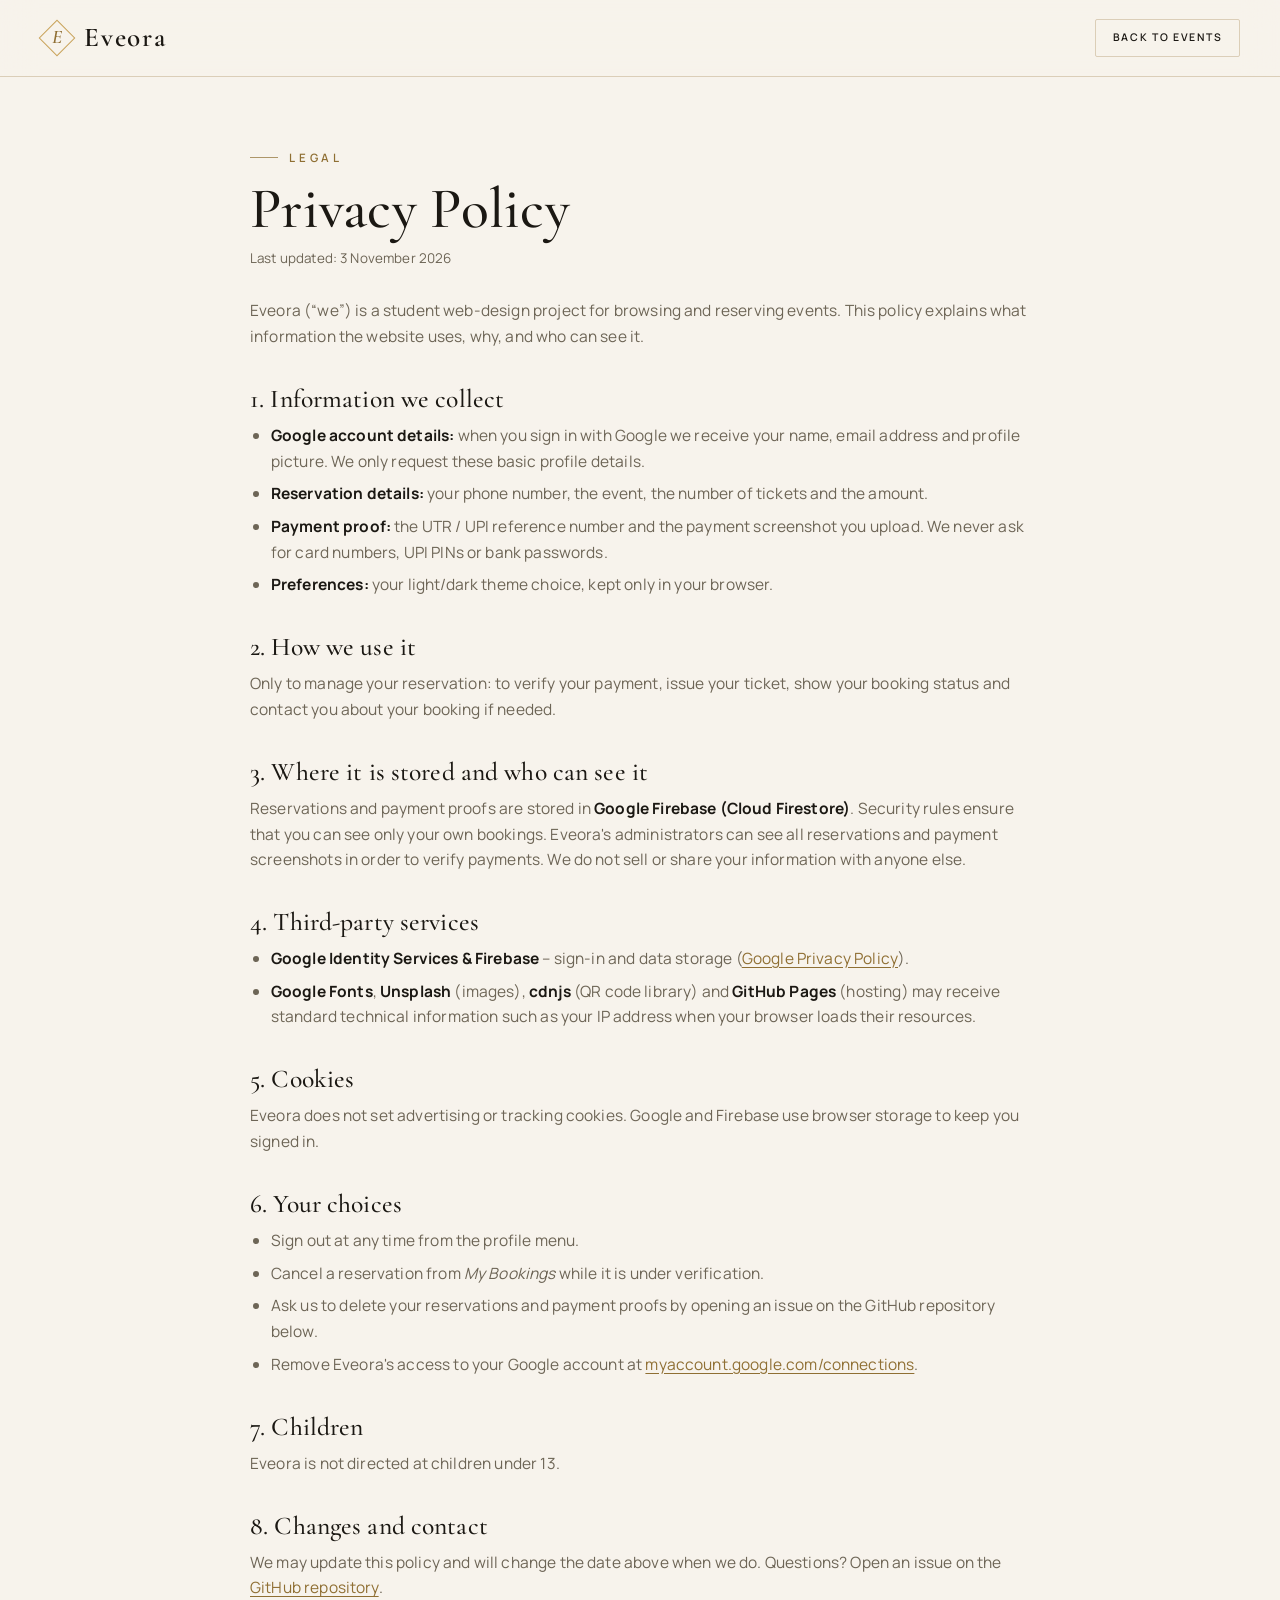
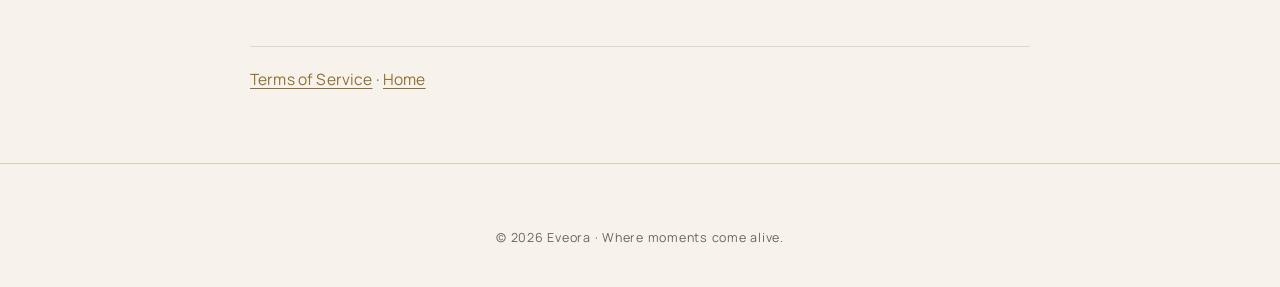
<file: privacy.html>
<!DOCTYPE html>
<html lang="en" data-theme="dark">
<head>
  <meta charset="UTF-8">
  <meta name="viewport" content="width=device-width, initial-scale=1.0">
  <meta name="description" content="Eveora privacy policy – what information we use and how it is stored.">
  <title>Privacy Policy – Eveora</title>
  <link rel="preconnect" href="https://fonts.googleapis.com">
  <link rel="preconnect" href="https://fonts.gstatic.com" crossorigin>
  <link href="https://fonts.googleapis.com/css2?family=Cormorant+Garamond:ital,wght@0,500;0,600;1,500&family=Manrope:wght@400;500;600;700&display=swap" rel="stylesheet">
  <link rel="stylesheet" href="css/style.css">
  <script>
    (function () {
      try {
        var t = localStorage.getItem('eveora-theme') ||
          (window.matchMedia('(prefers-color-scheme: light)').matches ? 'light' : 'dark');
        document.documentElement.setAttribute('data-theme', t);
      } catch (e) {}
    })();
  </script>
</head>
<body>
  <header class="navbar scrolled">
    <div class="container nav-inner">
      <a href="./" class="logo" aria-label="Eveora home">
        <span class="logo-mark" aria-hidden="true">E</span><span class="logo-text">Eveora</span>
      </a>
      <a href="./" class="btn btn-outline btn-sm">Back to events</a>
    </div>
  </header>

  <main class="legal container">
    <span class="eyebrow">Legal</span>
    <h1>Privacy Policy</h1>
    <p class="updated">Last updated: 3 November 2026</p>

    <p>Eveora (“we”) is a student web-design project for browsing and reserving events. This policy explains what
      information the website uses, why, and who can see it.</p>

    <h2>1. Information we collect</h2>
    <ul>
      <li><strong>Google account details:</strong> when you sign in with Google we receive your name, email address
        and profile picture. We only request these basic profile details.</li>
      <li><strong>Reservation details:</strong> your phone number, the event, the number of tickets and the amount.</li>
      <li><strong>Payment proof:</strong> the UTR / UPI reference number and the payment screenshot you upload.
        We never ask for card numbers, UPI PINs or bank passwords.</li>
      <li><strong>Preferences:</strong> your light/dark theme choice, kept only in your browser.</li>
    </ul>

    <h2>2. How we use it</h2>
    <p>Only to manage your reservation: to verify your payment, issue your ticket, show your booking status and
      contact you about your booking if needed.</p>

    <h2>3. Where it is stored and who can see it</h2>
    <p>Reservations and payment proofs are stored in <strong>Google Firebase (Cloud Firestore)</strong>. Security rules
      ensure that you can see only your own bookings. Eveora's administrators can see all reservations and payment
      screenshots in order to verify payments. We do not sell or share your information with anyone else.</p>

    <h2>4. Third-party services</h2>
    <ul>
      <li><strong>Google Identity Services &amp; Firebase</strong> – sign-in and data storage
        (<a href="https://policies.google.com/privacy" target="_blank" rel="noopener">Google Privacy Policy</a>).</li>
      <li><strong>Google Fonts</strong>, <strong>Unsplash</strong> (images), <strong>cdnjs</strong> (QR code library)
        and <strong>GitHub Pages</strong> (hosting) may receive standard technical information such as your IP address
        when your browser loads their resources.</li>
    </ul>

    <h2>5. Cookies</h2>
    <p>Eveora does not set advertising or tracking cookies. Google and Firebase use browser storage to keep you signed in.</p>

    <h2>6. Your choices</h2>
    <ul>
      <li>Sign out at any time from the profile menu.</li>
      <li>Cancel a reservation from <em>My Bookings</em> while it is under verification.</li>
      <li>Ask us to delete your reservations and payment proofs by opening an issue on the GitHub repository below.</li>
      <li>Remove Eveora's access to your Google account at
        <a href="https://myaccount.google.com/connections" target="_blank" rel="noopener">myaccount.google.com/connections</a>.</li>
    </ul>

    <h2>7. Children</h2>
    <p>Eveora is not directed at children under 13.</p>

    <h2>8. Changes and contact</h2>
    <p>We may update this policy and will change the date above when we do. Questions? Open an issue on the
      <a href="https://github.com/govindtech-official/EventSphere/issues" target="_blank" rel="noopener">GitHub repository</a>.</p>

    <p class="legal-links"><a href="terms.html">Terms of Service</a> · <a href="./">Home</a></p>
  </main>

  <footer class="footer">
    <div class="container">
      <p class="copy">© 2026 Eveora · Where moments come alive.</p>
    </div>
  </footer>
</body>
</html>
</file>
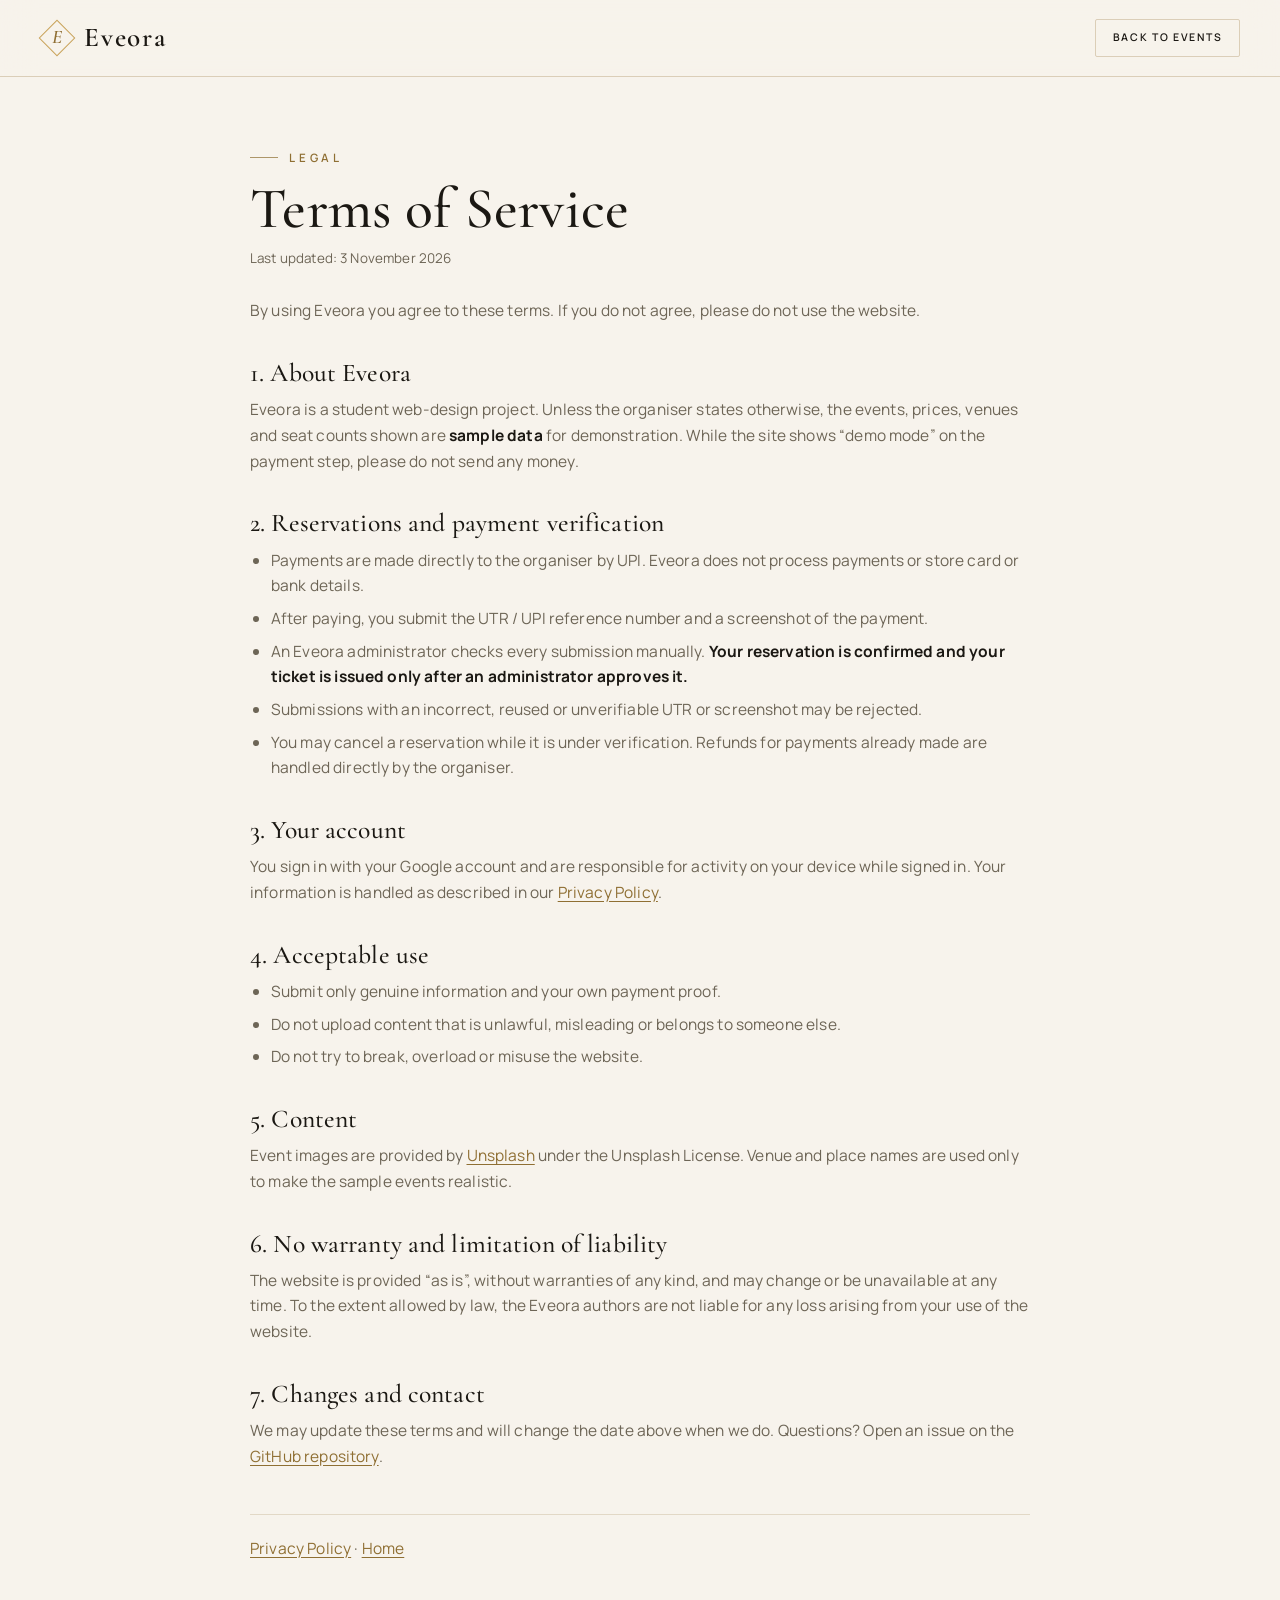
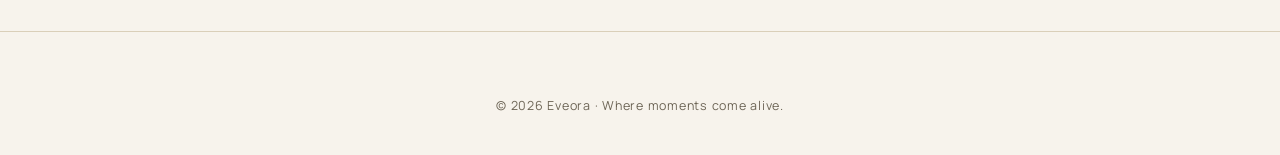
<file: terms.html>
<!DOCTYPE html>
<html lang="en" data-theme="dark">
<head>
  <meta charset="UTF-8">
  <meta name="viewport" content="width=device-width, initial-scale=1.0">
  <meta name="description" content="Eveora terms of service.">
  <title>Terms of Service – Eveora</title>
  <link rel="preconnect" href="https://fonts.googleapis.com">
  <link rel="preconnect" href="https://fonts.gstatic.com" crossorigin>
  <link href="https://fonts.googleapis.com/css2?family=Cormorant+Garamond:ital,wght@0,500;0,600;1,500&family=Manrope:wght@400;500;600;700&display=swap" rel="stylesheet">
  <link rel="stylesheet" href="css/style.css">
  <script>
    (function () {
      try {
        var t = localStorage.getItem('eveora-theme') ||
          (window.matchMedia('(prefers-color-scheme: light)').matches ? 'light' : 'dark');
        document.documentElement.setAttribute('data-theme', t);
      } catch (e) {}
    })();
  </script>
</head>
<body>
  <header class="navbar scrolled">
    <div class="container nav-inner">
      <a href="./" class="logo" aria-label="Eveora home">
        <span class="logo-mark" aria-hidden="true">E</span><span class="logo-text">Eveora</span>
      </a>
      <a href="./" class="btn btn-outline btn-sm">Back to events</a>
    </div>
  </header>

  <main class="legal container">
    <span class="eyebrow">Legal</span>
    <h1>Terms of Service</h1>
    <p class="updated">Last updated: 3 November 2026</p>

    <p>By using Eveora you agree to these terms. If you do not agree, please do not use the website.</p>

    <h2>1. About Eveora</h2>
    <p>Eveora is a student web-design project. Unless the organiser states otherwise, the events, prices, venues and
      seat counts shown are <strong>sample data</strong> for demonstration. While the site shows “demo mode” on the
      payment step, please do not send any money.</p>

    <h2>2. Reservations and payment verification</h2>
    <ul>
      <li>Payments are made directly to the organiser by UPI. Eveora does not process payments or store card or bank details.</li>
      <li>After paying, you submit the UTR / UPI reference number and a screenshot of the payment.</li>
      <li>An Eveora administrator checks every submission manually. <strong>Your reservation is confirmed and your ticket
        is issued only after an administrator approves it.</strong></li>
      <li>Submissions with an incorrect, reused or unverifiable UTR or screenshot may be rejected.</li>
      <li>You may cancel a reservation while it is under verification. Refunds for payments already made are handled
        directly by the organiser.</li>
    </ul>

    <h2>3. Your account</h2>
    <p>You sign in with your Google account and are responsible for activity on your device while signed in. Your
      information is handled as described in our <a href="privacy.html">Privacy Policy</a>.</p>

    <h2>4. Acceptable use</h2>
    <ul>
      <li>Submit only genuine information and your own payment proof.</li>
      <li>Do not upload content that is unlawful, misleading or belongs to someone else.</li>
      <li>Do not try to break, overload or misuse the website.</li>
    </ul>

    <h2>5. Content</h2>
    <p>Event images are provided by <a href="https://unsplash.com" target="_blank" rel="noopener">Unsplash</a>
      under the Unsplash License. Venue and place names are used only to make the sample events realistic.</p>

    <h2>6. No warranty and limitation of liability</h2>
    <p>The website is provided “as is”, without warranties of any kind, and may change or be unavailable at any time.
      To the extent allowed by law, the Eveora authors are not liable for any loss arising from your use of the website.</p>

    <h2>7. Changes and contact</h2>
    <p>We may update these terms and will change the date above when we do. Questions? Open an issue on the
      <a href="https://github.com/govindtech-official/EventSphere/issues" target="_blank" rel="noopener">GitHub repository</a>.</p>

    <p class="legal-links"><a href="privacy.html">Privacy Policy</a> · <a href="./">Home</a></p>
  </main>

  <footer class="footer">
    <div class="container">
      <p class="copy">© 2026 Eveora · Where moments come alive.</p>
    </div>
  </footer>
</body>
</html>
</file>
<file: css/style.css>
/* =========================================================
   Eveora – Stylesheet
   Sections: tokens · base · buttons · navbar · hero · sections · cards
             · toolbar · reservation & payment · bookings · admin
             · modals · ticket · auth · legal · utilities · responsive
   ========================================================= */

/* ---------- Design tokens ---------- */
:root {
  --gold: #c9a45c;
  --gold-soft: #e6cf9b;
  --gold-deep: #8f6f33;
  --gold-grad: linear-gradient(135deg, #f0dcaa 0%, #c9a45c 45%, #9a7638 100%);

  --bg: #f7f3ec;
  --bg-alt: #efe9de;
  --surface: #fffdf9;
  --surface-2: #f6f1e7;
  --text: #1b1813;
  --text-muted: #6d6556;
  --border: #e2d8c6;
  --hairline: rgba(143, 111, 51, .28);
  --accent: #8f6f33;
  --success: #3f7d58;
  --warning: #a26f1b;
  --danger: #a8423c;
  --shadow: 0 10px 30px rgba(52, 38, 14, .07);
  --shadow-lg: 0 30px 60px rgba(52, 38, 14, .14);
  --nav-bg: rgba(247, 243, 236, .86);
  --overlay: linear-gradient(180deg, rgba(12, 10, 7, .15) 0%, rgba(12, 10, 7, .85) 100%);

  --font-display: 'Cormorant Garamond', 'Times New Roman', serif;
  --font-body: 'Manrope', system-ui, -apple-system, 'Segoe UI', sans-serif;
  --radius: 6px;
  --radius-lg: 10px;
  --ease: cubic-bezier(.22, .61, .36, 1);
}

[data-theme="dark"] {
  --bg: #0b0a08;
  --bg-alt: #110f0c;
  --surface: #16130f;
  --surface-2: #1d1913;
  --text: #f2ebdd;
  --text-muted: #a59b88;
  --border: #2a241b;
  --hairline: rgba(201, 164, 92, .26);
  --accent: #d8b874;
  --success: #7fbf95;
  --warning: #e0b25a;
  --danger: #e08a7f;
  --shadow: 0 14px 34px rgba(0, 0, 0, .45);
  --shadow-lg: 0 34px 70px rgba(0, 0, 0, .6);
  --nav-bg: rgba(11, 10, 8, .82);
}

/* ---------- Base ---------- */
*, *::before, *::after { box-sizing: border-box; margin: 0; padding: 0; }
html { scroll-behavior: smooth; scroll-padding-top: 84px; }

body {
  font-family: var(--font-body);
  background: var(--bg);
  color: var(--text);
  line-height: 1.65;
  font-size: 15.5px;
  letter-spacing: .01em;
  transition: background .5s var(--ease), color .5s var(--ease);
  overflow-x: hidden;
  -webkit-font-smoothing: antialiased;
}
body.no-scroll { overflow: hidden; }

img { max-width: 100%; display: block; }
a { color: inherit; text-decoration: none; }
button, input, select, textarea { font: inherit; color: inherit; }
button { cursor: pointer; border: none; background: none; }
::selection { background: var(--gold); color: #120f0a; }

.container { width: min(1200px, 100% - 32px); margin-inline: auto; }
h1, h2, h3, h4 { font-family: var(--font-display); font-weight: 600; line-height: 1.12; letter-spacing: .005em; }

.ic { width: 18px; height: 18px; flex-shrink: 0; fill: none; stroke: currentColor; stroke-width: 1.5; stroke-linecap: round; stroke-linejoin: round; vertical-align: middle; }

:focus-visible { outline: 1.5px solid var(--gold); outline-offset: 3px; border-radius: 4px; }

.eyebrow {
  display: inline-flex; align-items: center; gap: .7rem;
  font-family: var(--font-body); font-size: .72rem; font-weight: 600; letter-spacing: .32em; text-transform: uppercase;
  color: var(--accent);
}
.eyebrow::before { content: ""; width: 28px; height: 1px; background: currentColor; opacity: .7; }

/* ---------- Buttons ---------- */
.btn {
  display: inline-flex; align-items: center; justify-content: center; gap: .6rem;
  padding: .9rem 1.7rem; border-radius: 2px; font-weight: 600; font-size: .74rem;
  letter-spacing: .2em; text-transform: uppercase; white-space: nowrap;
  transition: transform .3s var(--ease), box-shadow .3s var(--ease), background .3s var(--ease), color .3s, border-color .3s;
}
.btn:active { transform: scale(.98); }
.btn-primary { background: var(--gold-grad); color: #17120a; box-shadow: 0 10px 26px rgba(201, 164, 92, .22); }
.btn-primary:hover { transform: translateY(-2px); box-shadow: 0 16px 34px rgba(201, 164, 92, .34); }
.btn-outline { border: 1px solid var(--hairline); color: var(--text); background: transparent; }
.btn-outline:hover { border-color: var(--gold); color: var(--accent); }
.btn-ghost { color: var(--text-muted); padding-inline: 1rem; }
.btn-ghost:hover { color: var(--danger); }
.btn-danger { background: var(--danger); color: #fff; box-shadow: none; }
.btn-danger:hover { box-shadow: 0 12px 26px rgba(168, 66, 60, .3); }
.btn-sm { padding: .6rem 1.05rem; font-size: .66rem; letter-spacing: .16em; }
.btn-block { width: 100%; }
.btn:disabled { opacity: .55; cursor: not-allowed; transform: none; }

.copy-btn {
  width: 30px; height: 30px; display: inline-grid; place-items: center; border-radius: 4px;
  color: var(--text-muted); border: 1px solid var(--border); transition: color .2s, border-color .2s;
}
.copy-btn:hover { color: var(--accent); border-color: var(--gold); }
.copy-btn .ic { width: 15px; height: 15px; }

/* ---------- Navbar ---------- */
.navbar {
  position: fixed; inset: 0 0 auto; z-index: 100;
  background: transparent; border-bottom: 1px solid transparent;
  transition: background .4s var(--ease), border-color .4s, backdrop-filter .4s;
}
.navbar.scrolled { background: var(--nav-bg); backdrop-filter: blur(16px) saturate(1.2); border-color: var(--hairline); }
.nav-inner { display: flex; align-items: center; justify-content: space-between; height: 76px; gap: 1rem; }

.logo { display: flex; align-items: center; gap: .65rem; }
.logo-mark {
  position: relative; width: 34px; height: 34px; display: grid; place-items: center; line-height: 1;
  font-family: var(--font-display); font-size: 1.2rem; font-style: italic; font-weight: 600; color: var(--accent);
}
.logo-mark::before { content: ""; position: absolute; inset: 4px; border: 1px solid var(--gold); transform: rotate(45deg); }
.logo-text { font-family: var(--font-display); font-size: 1.7rem; font-weight: 600; letter-spacing: .06em; }

.nav-links { display: flex; gap: .2rem; }
.nav-links a {
  position: relative; padding: .5rem .85rem; font-size: .74rem; font-weight: 600; letter-spacing: .16em;
  text-transform: uppercase; color: var(--text-muted); transition: color .3s;
}
.nav-links a::after {
  content: ""; position: absolute; left: .85rem; right: .85rem; bottom: .2rem; height: 1px;
  background: var(--gold); transform: scaleX(0); transform-origin: left; transition: transform .4s var(--ease);
}
.nav-links a:hover, .nav-links a.active { color: var(--text); }
.nav-links a:hover::after, .nav-links a.active::after { transform: scaleX(1); }

.badge {
  display: inline-grid; place-items: center; min-width: 18px; height: 18px; padding: 0 5px; margin-left: 3px;
  border-radius: 999px; background: var(--gold-grad); color: #17120a; font-size: .62rem; font-weight: 700; letter-spacing: 0;
}

.nav-actions { display: flex; align-items: center; gap: .6rem; }
.icon-btn {
  width: 40px; height: 40px; border-radius: 50%; display: grid; place-items: center;
  border: 1px solid var(--hairline); color: var(--text); transition: border-color .3s, color .3s, transform .4s var(--ease);
}
.icon-btn:hover { border-color: var(--gold); color: var(--accent); transform: rotate(18deg); }
.icon-btn .moon, [data-theme="dark"] .icon-btn .sun { display: none; }
[data-theme="dark"] .icon-btn .moon { display: block; }

.hamburger { display: none; width: 40px; height: 40px; flex-direction: column; justify-content: center; gap: 6px; padding: 10px; }
.hamburger span { display: block; height: 1.5px; background: var(--text); transition: transform .3s, opacity .3s; }
.hamburger.open span:nth-child(1) { transform: translateY(7.5px) rotate(45deg); }
.hamburger.open span:nth-child(2) { opacity: 0; }
.hamburger.open span:nth-child(3) { transform: translateY(-7.5px) rotate(-45deg); }

/* ---------- Hero ---------- */
.hero { position: relative; min-height: 100vh; display: flex; align-items: center; padding: 130px 0 80px; overflow: hidden; isolation: isolate; color: #f4ecdd; }
.hero-bg { position: absolute; inset: 0; z-index: -1; overflow: hidden; background: #0b0a08; }
/* Photo toned to warm monochrome so it reads as black & gold */
.hero-bg::before {
  content: ""; position: absolute; inset: 0;
  background: url('https://images.unsplash.com/photo-1514525253161-7a46d19cd819?auto=format&fit=crop&w=1920&q=70') center / cover;
  filter: grayscale(1) sepia(.55) brightness(.75) contrast(1.1);
  animation: slowZoom 24s ease-in-out infinite alternate;
}
.hero-bg::after {
  content: ""; position: absolute; inset: 0;
  background:
    radial-gradient(ellipse at 75% 30%, rgba(201, 164, 92, .18), transparent 55%),
    linear-gradient(100deg, rgba(10, 8, 6, .96) 0%, rgba(10, 8, 6, .82) 50%, rgba(10, 8, 6, .55) 100%);
}
.hero::after {
  content: ""; position: absolute; inset: auto 0 0; height: 160px; z-index: -1;
  background: linear-gradient(180deg, transparent, var(--bg));
}
@keyframes slowZoom { from { transform: scale(1); } to { transform: scale(1.08); } }

.hero-inner { display: grid; grid-template-columns: 1.2fr .8fr; gap: 4rem; align-items: center; }
.hero .eyebrow { color: var(--gold-soft); margin-bottom: 1.4rem; }
.hero h1 { font-size: clamp(2.8rem, 7vw, 5.6rem); font-weight: 500; margin-bottom: 1.4rem; line-height: 1.02; }
.hero h1 em {
  font-style: italic; background: var(--gold-grad); -webkit-background-clip: text; background-clip: text; color: transparent;
  padding-right: .05em;
}
.hero-text > p { color: rgba(244, 236, 221, .74); font-size: 1.05rem; max-width: 520px; margin-bottom: 2.4rem; }

.hero-search {
  display: flex; align-items: center; gap: .8rem; padding: .4rem .4rem .4rem 1.2rem; max-width: 540px;
  background: rgba(20, 17, 13, .6); border: 1px solid rgba(201, 164, 92, .35); backdrop-filter: blur(10px);
  border-radius: 2px; color: #f4ecdd;
}
.hero-search .ic { color: var(--gold-soft); }
.hero-search input { flex: 1; min-width: 0; border: none; outline: none; background: transparent; padding: .7rem 0; color: #f4ecdd; }
.hero-search input::placeholder { color: rgba(244, 236, 221, .5); }

.hero-stats { display: flex; gap: 3rem; margin-top: 3rem; flex-wrap: wrap; }
.hero-stats div { border-left: 1px solid rgba(201, 164, 92, .4); padding-left: 1.1rem; }
.hero-stats strong { display: block; font-family: var(--font-display); font-size: 2.3rem; font-weight: 500; color: var(--gold-soft); line-height: 1.1; }
.hero-stats span { color: rgba(244, 236, 221, .6); font-size: .72rem; letter-spacing: .2em; text-transform: uppercase; }

.hero-card {
  background: rgba(22, 19, 15, .72); border: 1px solid rgba(201, 164, 92, .3); backdrop-filter: blur(14px);
  border-radius: var(--radius-lg); overflow: hidden; box-shadow: 0 40px 80px rgba(0, 0, 0, .5); color: #f4ecdd;
  transition: transform .6s var(--ease);
}
.hero-card:hover { transform: translateY(-6px); }
.hero-card .hc-img { height: 210px; position: relative; }
.hero-card .hc-body { padding: 1.6rem; }
.hero-card .hc-label { font-size: .68rem; font-weight: 600; letter-spacing: .3em; text-transform: uppercase; color: var(--gold-soft); }
.hero-card h3 { font-size: 1.7rem; margin: .4rem 0 .3rem; font-weight: 500; }
.hero-card .meta { color: rgba(244, 236, 221, .65); font-size: .86rem; display: flex; align-items: center; gap: .4rem; }
.hero-card .countdown div { background: rgba(255, 255, 255, .04); border-color: rgba(201, 164, 92, .22); }
.hero-card .countdown span { color: rgba(244, 236, 221, .55); }

/* ---------- Countdown ---------- */
.countdown { display: grid; grid-template-columns: repeat(4, 1fr); gap: .5rem; margin: 1.2rem 0; }
.countdown div { border: 1px solid var(--hairline); border-radius: var(--radius); padding: .7rem .2rem; text-align: center; }
.countdown strong { display: block; font-family: var(--font-display); font-size: 1.7rem; font-weight: 500; color: var(--accent); font-variant-numeric: tabular-nums; line-height: 1.1; }
.hero-card .countdown strong { color: var(--gold-soft); }
.countdown span { font-size: .62rem; color: var(--text-muted); text-transform: uppercase; letter-spacing: .2em; }

/* ---------- Sections ---------- */
.section { padding: 110px 0; }
.section-alt { background: var(--bg-alt); transition: background .5s; }
.section-head { text-align: center; max-width: 640px; margin: 0 auto 3.5rem; }
.section-head .eyebrow::after { content: ""; width: 28px; height: 1px; background: currentColor; opacity: .7; }
.section-head h2 { font-size: clamp(2.2rem, 5vw, 3.4rem); font-weight: 500; margin: .7rem 0 .8rem; }
.section-head p { color: var(--text-muted); }

/* ---------- Event image (with elegant fallback) ---------- */
.img-wrap { position: relative; overflow: hidden; background: radial-gradient(circle at 30% 20%, #3a2f1d, #120f0b 70%); }
.img-wrap img { position: relative; z-index: 1; width: 100%; height: 100%; object-fit: cover; transition: transform 1.2s var(--ease), filter .6s; }
.img-wrap .fallback {
  position: absolute; inset: 0; display: grid; place-items: center;
  font-family: var(--font-display); font-style: italic; font-size: 3.6rem; color: var(--gold-soft); opacity: .8;
}
.img-wrap img.failed { display: none; }

/* ---------- Event cards ---------- */
.events-grid { display: grid; grid-template-columns: repeat(auto-fill, minmax(300px, 1fr)); gap: 1.8rem; }

.event-card {
  position: relative; background: var(--surface); border: 1px solid var(--border); border-radius: var(--radius-lg);
  overflow: hidden; display: flex; flex-direction: column; cursor: pointer;
  transition: transform .5s var(--ease), box-shadow .5s var(--ease), border-color .5s, background .5s;
  animation: cardIn .7s var(--ease) both;
}
.event-card:hover { transform: translateY(-6px); box-shadow: var(--shadow-lg); border-color: var(--hairline); }
.event-card:hover .img-wrap img { transform: scale(1.06); }
@keyframes cardIn { from { opacity: 0; transform: translateY(24px); } to { opacity: 1; transform: none; } }

.event-card .media { position: relative; }
.event-card .img-wrap { height: 210px; }
.event-card .img-wrap::after { content: ""; position: absolute; inset: 0; z-index: 1; background: linear-gradient(180deg, transparent 45%, rgba(10, 8, 6, .55)); }

.tag {
  position: absolute; top: 14px; left: 14px; z-index: 2; padding: .35rem .8rem; border-radius: 2px;
  background: rgba(12, 10, 7, .62); backdrop-filter: blur(6px); color: var(--gold-soft);
  font-size: .62rem; font-weight: 600; letter-spacing: .22em; text-transform: uppercase; border: 1px solid rgba(201, 164, 92, .3);
}
.date-badge {
  position: absolute; top: 14px; right: 14px; z-index: 2; text-align: center; line-height: 1; padding: .5rem .65rem;
  background: var(--surface); color: var(--text); border-radius: 2px; box-shadow: var(--shadow); min-width: 52px;
}
.date-badge strong { display: block; font-family: var(--font-display); font-size: 1.55rem; font-weight: 600; color: var(--accent); }
.date-badge span { font-size: .58rem; font-weight: 700; letter-spacing: .22em; text-transform: uppercase; }

.card-body { padding: 1.4rem 1.5rem 1.5rem; display: flex; flex-direction: column; flex: 1; }
.card-body h3 { font-size: 1.55rem; font-weight: 600; margin-bottom: .6rem; }
.card-meta { display: flex; flex-direction: column; gap: .35rem; color: var(--text-muted); font-size: .84rem; margin-bottom: .9rem; }
.card-meta span { display: flex; align-items: center; gap: .5rem; }
.card-meta .ic { width: 15px; height: 15px; color: var(--accent); }
.card-desc { color: var(--text-muted); font-size: .88rem; flex: 1; display: -webkit-box; -webkit-line-clamp: 2; line-clamp: 2; -webkit-box-orient: vertical; overflow: hidden; }

.card-foot { display: flex; align-items: center; justify-content: space-between; margin-top: 1.2rem; padding-top: 1.1rem; border-top: 1px solid var(--border); }
.price { font-family: var(--font-display); font-size: 1.55rem; font-weight: 600; }
.price small { font-family: var(--font-body); color: var(--text-muted); font-weight: 500; font-size: .7rem; letter-spacing: .08em; }

.seats-bar { height: 2px; background: var(--border); overflow: hidden; margin-top: 1rem; }
.seats-bar span { display: block; height: 100%; background: var(--gold-grad); }
.seats-text { font-size: .7rem; letter-spacing: .12em; text-transform: uppercase; color: var(--text-muted); margin-top: .45rem; }
.seats-text.low { color: var(--danger); font-weight: 600; }

/* ---------- Featured slider ---------- */
.featured-track-wrap { position: relative; }
.featured-track {
  display: grid; grid-auto-flow: column; grid-auto-columns: calc((100% - 3.6rem) / 3); gap: 1.8rem;
  overflow-x: auto; scroll-snap-type: x mandatory; scroll-behavior: smooth; padding: .5rem .2rem 1.6rem; scrollbar-width: none;
}
.featured-track::-webkit-scrollbar { display: none; }
.featured-track .event-card { scroll-snap-align: start; }
.featured-track .event-card .img-wrap { height: 260px; }

.slider-btn {
  position: absolute; top: 38%; z-index: 3; width: 48px; height: 48px; border-radius: 50%;
  background: var(--surface); border: 1px solid var(--hairline); box-shadow: var(--shadow); display: grid; place-items: center;
  transition: background .3s, color .3s, transform .3s;
}
.slider-btn:hover { background: var(--gold); color: #17120a; transform: scale(1.06); }
.slider-btn.prev { left: -24px; }
.slider-btn.next { right: -24px; }

/* ---------- Toolbar & chips ---------- */
.toolbar { display: flex; gap: 1rem; margin-bottom: 1.4rem; flex-wrap: wrap; }
.search-box {
  flex: 1; min-width: 240px; display: flex; align-items: center; gap: .7rem; padding: 0 1.1rem;
  background: var(--surface); border: 1px solid var(--border); border-radius: 2px; transition: border-color .3s, box-shadow .3s;
}
.search-box .ic { color: var(--accent); }
.search-box:focus-within { border-color: var(--gold); box-shadow: 0 0 0 3px rgba(201, 164, 92, .12); }
.search-box input { flex: 1; border: none; outline: none; background: transparent; padding: .9rem 0; }
.toolbar select {
  padding: .9rem 1.2rem; border-radius: 2px; border: 1px solid var(--border); background: var(--surface); cursor: pointer; min-width: 200px;
}

.chips { display: flex; gap: .5rem; flex-wrap: wrap; margin-bottom: 1.6rem; }
.chip {
  padding: .55rem 1.15rem; border-radius: 999px; border: 1px solid var(--border); background: transparent;
  font-size: .7rem; font-weight: 600; letter-spacing: .16em; text-transform: uppercase; color: var(--text-muted);
  transition: all .3s var(--ease);
}
.chip:hover { border-color: var(--gold); color: var(--text); }
.chip.active { background: var(--gold-grad); color: #17120a; border-color: transparent; }

.result-count { color: var(--text-muted); font-size: .82rem; letter-spacing: .04em; margin-bottom: 1.2rem; }

.empty-state { text-align: center; padding: 3.5rem 1rem; border: 1px dashed var(--hairline); border-radius: var(--radius-lg); }
.empty-state .ic { width: 34px; height: 34px; color: var(--accent); margin-bottom: .6rem; }
.empty-state h3 { font-size: 1.7rem; font-weight: 500; }
.empty-state p { color: var(--text-muted); margin: .3rem 0 1.4rem; }

/* ---------- Reservation ---------- */
.register-wrap { display: grid; grid-template-columns: .85fr 1.15fr; gap: 4rem; align-items: start; }
.register-info h2 { font-size: clamp(2.2rem, 5vw, 3.2rem); font-weight: 500; margin: .7rem 0 1rem; }
.register-info > p { color: var(--text-muted); margin-bottom: 2rem; }

.steps { list-style: none; display: grid; gap: 0; margin-bottom: 2rem; border-left: 1px solid var(--hairline); }
.steps li { display: flex; gap: 1.1rem; align-items: center; padding: .85rem 0 .85rem 1.4rem; position: relative; }
.steps li span {
  position: absolute; left: -15px; width: 30px; height: 30px; display: grid; place-items: center; border-radius: 50%;
  background: var(--bg); border: 1px solid var(--gold); color: var(--accent);
  font-family: var(--font-display); font-size: .85rem; font-weight: 600;
}
.steps li div { padding-left: 1rem; }
.steps strong { display: block; font-family: var(--font-display); font-size: 1.2rem; font-weight: 600; }
.steps small { color: var(--text-muted); font-size: .82rem; }

.selected-preview:empty { display: none; }
.selected-preview {
  display: flex; gap: 1rem; align-items: center; background: var(--surface); border: 1px solid var(--hairline);
  border-radius: var(--radius-lg); padding: .9rem; animation: cardIn .5s var(--ease);
}
.selected-preview .img-wrap { width: 84px; height: 84px; border-radius: var(--radius); flex-shrink: 0; }
.selected-preview .img-wrap .fallback { font-size: 2rem; }
.selected-preview h4 { font-size: 1.25rem; }
.selected-preview p { color: var(--text-muted); font-size: .82rem; display: flex; align-items: center; gap: .4rem; }
.selected-preview .ic { width: 14px; height: 14px; color: var(--accent); }

.register-form {
  background: var(--surface); border: 1px solid var(--border); border-radius: var(--radius-lg); padding: 2.4rem;
  box-shadow: var(--shadow-lg); position: relative; transition: background .5s;
}
.register-form::before { content: ""; position: absolute; inset: 10px; border: 1px solid var(--hairline); border-radius: 4px; pointer-events: none; opacity: .6; }
.register-form > * { position: relative; }

.form-row { display: grid; grid-template-columns: 1fr 1fr; gap: 1rem; }
.form-group { margin-bottom: 1.15rem; display: flex; flex-direction: column; }
.form-group > label:first-child, .form-group > label[for] { font-size: .68rem; font-weight: 600; letter-spacing: .2em; text-transform: uppercase; color: var(--text-muted); margin-bottom: .5rem; }
.req { color: var(--accent); }

.form-group input:not([type="checkbox"]):not([type="file"]), .form-group select, .form-group textarea, .confirm-body textarea, .add-admin input {
  width: 100%; padding: .85rem 1rem; border-radius: 2px; border: 1px solid var(--border); background: var(--bg);
  outline: none; transition: border-color .3s, box-shadow .3s, background .5s;
}
.form-group input:focus, .form-group select:focus, .confirm-body textarea:focus, .add-admin input:focus { border-color: var(--gold); box-shadow: 0 0 0 3px rgba(201, 164, 92, .12); }
.form-group.invalid input, .form-group.invalid select, .form-group.invalid .upload-box { border-color: var(--danger); animation: shake .35s; }
.form-group.valid input:not([type="checkbox"]):not([type="file"]):not([readonly]), .form-group.valid select { border-color: rgba(63, 125, 88, .6); }
.form-group input[readonly] { color: var(--text-muted); cursor: not-allowed; background: var(--surface-2); }
@keyframes shake { 25% { transform: translateX(-4px); } 75% { transform: translateX(4px); } }

.error-msg { color: var(--danger); font-size: .78rem; min-height: 1.1em; margin-top: .35rem; }

.checkbox { display: flex; align-items: center; gap: .7rem; cursor: pointer; font-size: .88rem; color: var(--text-muted); }
.checkbox input { width: 17px; height: 17px; accent-color: var(--gold); }
.checkbox a { color: var(--accent); text-decoration: underline; text-underline-offset: 3px; }

.total-line { display: flex; justify-content: space-between; align-items: baseline; padding: 1.1rem 0; margin-bottom: 1.1rem; border-top: 1px solid var(--border); }
.total-line span { font-size: .7rem; font-weight: 600; letter-spacing: .24em; text-transform: uppercase; color: var(--text-muted); }
.total-line strong { font-family: var(--font-display); font-size: 2rem; font-weight: 600; color: var(--accent); }

.spinner { display: none; width: 16px; height: 16px; border: 1.5px solid rgba(23, 18, 10, .3); border-top-color: #17120a; border-radius: 50%; animation: spin .8s linear infinite; }
.btn.loading .spinner { display: inline-block; }
@keyframes spin { to { transform: rotate(360deg); } }

/* ---------- Payment block ---------- */
.payment-block {
  margin: .4rem 0 1.4rem; padding: 1.5rem; border: 1px solid var(--hairline); border-radius: var(--radius);
  background: linear-gradient(180deg, rgba(201, 164, 92, .07), transparent 60%);
  animation: cardIn .5s var(--ease);
}
.pay-head { display: flex; justify-content: space-between; align-items: flex-end; gap: 1rem; margin-bottom: 1.2rem; }
.pay-head h3 { font-size: 1.6rem; font-weight: 500; margin-top: .3rem; }
.pay-amount { text-align: right; }
.pay-amount small { display: block; font-size: .62rem; letter-spacing: .22em; text-transform: uppercase; color: var(--text-muted); }
.pay-amount strong { font-family: var(--font-display); font-size: 1.9rem; font-weight: 600; color: var(--accent); }

.pay-body { display: grid; grid-template-columns: auto 1fr; gap: 1.4rem; align-items: center; margin-bottom: 1.4rem; }
.pay-qr {
  width: 188px; height: 188px; padding: 10px; background: #fff; border-radius: 4px; display: grid; place-items: center;
  border: 1px solid var(--hairline);
}
.pay-qr img, .pay-qr canvas { width: 168px !important; height: 168px !important; }
.qr-placeholder { color: #8a8170; font-size: .74rem; text-align: center; line-height: 1.4; padding: .5rem; }
.pay-info { display: grid; gap: .7rem; justify-items: start; }
.pay-step { display: flex; gap: .7rem; align-items: flex-start; font-size: .88rem; color: var(--text-muted); }
.pay-step span {
  flex-shrink: 0; width: 22px; height: 22px; display: grid; place-items: center; border-radius: 50%;
  border: 1px solid var(--gold); color: var(--accent); font-size: .7rem; font-weight: 700;
}
.upi-row { display: flex; align-items: center; gap: .6rem; }
.upi-row code { font-size: 1rem; font-weight: 600; letter-spacing: .03em; padding: .45rem .75rem; border: 1px dashed var(--hairline); border-radius: 2px; }
.demo-note { font-size: .8rem; color: var(--warning); border-left: 2px solid var(--warning); padding: .2rem 0 .2rem .8rem; }

.upload-box {
  position: relative; display: grid; place-items: center; min-height: 150px; padding: 1.2rem; text-align: center;
  border: 1px dashed var(--hairline); border-radius: var(--radius); background: var(--bg); cursor: pointer;
  transition: border-color .3s, background .3s;
}
.upload-box:hover, .upload-box:focus-within { border-color: var(--gold); background: var(--surface-2); }
.upload-box input { position: absolute; inset: 0; opacity: 0; cursor: pointer; width: 100%; }
.upload-empty { display: grid; gap: .25rem; justify-items: center; color: var(--text-muted); font-size: .88rem; pointer-events: none; }
.upload-empty .ic { width: 26px; height: 26px; color: var(--accent); margin-bottom: .3rem; }
.upload-empty strong { color: var(--text); }
.upload-empty small { font-size: .72rem; letter-spacing: .06em; }
.upload-busy { display: none; align-items: center; gap: .6rem; color: var(--text-muted); font-size: .85rem; pointer-events: none; }
.upload-busy .spinner { display: inline-block; border-color: var(--hairline); border-top-color: var(--gold); }
.upload-box.busy .upload-empty { display: none; }
.upload-box.busy .upload-busy { display: flex; }
.upload-box.has-file .upload-empty { display: none; }
.upload-box img { max-height: 260px; width: auto; border-radius: 4px; box-shadow: var(--shadow); pointer-events: none; }

/* ---------- Status badges ---------- */
.status-badge {
  display: inline-flex; align-items: center; gap: .4rem; padding: .32rem .75rem; border-radius: 999px;
  font-size: .62rem; font-weight: 700; letter-spacing: .18em; text-transform: uppercase; border: 1px solid currentColor; white-space: nowrap;
}
.status-badge .ic { width: 13px; height: 13px; }
.status-badge.pending { color: var(--warning); }
.status-badge.approved { color: var(--success); }
.status-badge.rejected { color: var(--danger); }
.status-badge.cancelled { color: var(--text-muted); }

/* ---------- Bookings ---------- */
.bookings-list { display: grid; gap: 1.1rem; max-width: 940px; margin: 0 auto; }
.booking {
  display: grid; grid-template-columns: 100px 1fr auto; gap: 1.4rem; align-items: center; background: var(--surface);
  border: 1px solid var(--border); border-radius: var(--radius-lg); padding: 1.1rem; animation: cardIn .5s var(--ease) both;
  transition: border-color .4s, background .5s;
}
.booking:hover { border-color: var(--hairline); }
.booking .img-wrap { width: 100px; height: 100px; border-radius: var(--radius); }
.booking .img-wrap .fallback { font-size: 2.2rem; }
.booking h4 { font-size: 1.4rem; margin-bottom: .2rem; }
.booking p { color: var(--text-muted); font-size: .84rem; display: flex; align-items: center; gap: .45rem; flex-wrap: wrap; }
.booking p .ic { width: 14px; height: 14px; color: var(--accent); }
.booking .status-line { margin-top: .55rem; display: flex; gap: .6rem; align-items: center; flex-wrap: wrap; }
.booking .reason { color: var(--danger); font-size: .82rem; }
.booking-actions { display: flex; flex-direction: column; gap: .5rem; align-items: stretch; }

/* ---------- Admin ---------- */
.admin-stats { display: grid; grid-template-columns: repeat(4, 1fr); gap: 1rem; margin-bottom: 2rem; }
.stat { background: var(--surface); border: 1px solid var(--border); border-radius: var(--radius-lg); padding: 1.3rem 1.4rem; }
.stat strong { display: block; font-family: var(--font-display); font-size: 2.3rem; font-weight: 500; color: var(--accent); line-height: 1.1; }
.stat span { font-size: .66rem; letter-spacing: .22em; text-transform: uppercase; color: var(--text-muted); }

.admin-toolbar { display: flex; gap: 1rem; justify-content: space-between; align-items: center; flex-wrap: wrap; margin-bottom: 1.4rem; }
.admin-toolbar .chips { margin: 0; }
.admin-toolbar .search-box { max-width: 380px; }

.review-list { display: grid; gap: 1.1rem; }
.review-card {
  background: var(--surface); border: 1px solid var(--border); border-left: 2px solid var(--warning); border-radius: var(--radius-lg);
  padding: 1.4rem 1.5rem; animation: cardIn .45s var(--ease) both;
}
.review-card[data-status="approved"] { border-left-color: var(--success); }
.review-card[data-status="rejected"] { border-left-color: var(--danger); }
.review-card[data-status="cancelled"] { border-left-color: var(--border); opacity: .75; }
.rc-head { display: flex; justify-content: space-between; gap: 1rem; align-items: flex-start; margin-bottom: 1.1rem; }
.rc-head h4 { font-size: 1.45rem; }
.rc-head p { color: var(--text-muted); font-size: .82rem; }
.rc-grid { display: grid; grid-template-columns: repeat(3, 1fr); gap: .9rem 1.4rem; padding: 1rem 0; border-block: 1px solid var(--border); }
.rc-grid small { display: block; font-size: .6rem; letter-spacing: .22em; text-transform: uppercase; color: var(--text-muted); margin-bottom: .15rem; }
.rc-grid strong { font-weight: 600; font-size: .9rem; word-break: break-word; }
.rc-grid code { font-size: .92rem; font-weight: 600; letter-spacing: .04em; margin-right: .4rem; }
.warn { display: block; font-style: normal; color: var(--danger); font-size: .74rem; font-weight: 600; margin-top: .2rem; }
.rc-note { margin-top: .9rem; color: var(--danger); font-size: .86rem; }
.rc-meta { margin-top: .6rem; color: var(--text-muted); font-size: .76rem; letter-spacing: .02em; }
.rc-actions { display: flex; align-items: center; gap: .6rem; margin-top: 1.1rem; flex-wrap: wrap; }
.rc-actions .spacer { flex: 1; }

.form-group textarea { resize: vertical; min-height: 84px; }
.form-group input[type="datetime-local"] { color-scheme: light dark; }
.form-group.invalid textarea { border-color: var(--danger); }

/* Host an event – the organiser's own submissions */
.my-events:empty { display: none; }
.my-events { display: grid; gap: .7rem; }
.my-events h4 { font-size: 1.3rem; margin-bottom: .2rem; }
.my-event {
  display: grid; grid-template-columns: 56px 1fr auto; gap: .9rem; align-items: center; padding: .7rem;
  background: var(--surface); border: 1px solid var(--border); border-radius: var(--radius);
}
.my-event .img-wrap { width: 56px; height: 56px; border-radius: 4px; }
.my-event .img-wrap .fallback { font-size: 1.5rem; }
.my-event strong { display: block; font-family: var(--font-display); font-size: 1.1rem; }
.my-event small { color: var(--text-muted); font-size: .78rem; }
.my-event .reason { display: block; color: var(--danger); font-size: .76rem; margin-top: .15rem; }
.my-event-actions { display: grid; gap: .35rem; justify-items: end; }

/* Admin – event approvals */
.admin-events { margin-top: 3.5rem; }
.admin-events .am-head p a { color: var(--accent); text-decoration: underline; text-underline-offset: 3px; }
.event-review { display: grid; grid-template-columns: 160px 1fr; gap: 1.3rem; }
.event-review .img-wrap { width: 160px; height: 120px; border-radius: var(--radius); }
.event-review .img-wrap .fallback { font-size: 2.6rem; }
.event-review .er-desc { color: var(--text-muted); font-size: .86rem; margin-top: .8rem; }
.status-badge.published { color: var(--success); }

.admin-manager { margin-top: 3rem; padding: 2rem; border: 1px solid var(--hairline); border-radius: var(--radius-lg); background: var(--surface); }
.am-head h3 { font-size: 1.9rem; font-weight: 500; margin: .4rem 0 .2rem; }
.am-head p { color: var(--text-muted); font-size: .9rem; margin-bottom: 1.4rem; }
.admin-list { list-style: none; display: grid; gap: .6rem; margin-bottom: 1.4rem; }
.admin-list li { display: flex; align-items: center; gap: .9rem; padding: .75rem .9rem; border: 1px solid var(--border); border-radius: var(--radius); }
.admin-list li div { flex: 1; min-width: 0; }
.admin-list strong, .admin-list small { display: block; overflow: hidden; text-overflow: ellipsis; white-space: nowrap; }
.admin-list small { color: var(--text-muted); font-size: .76rem; }
.role-badge { font-size: .6rem; font-weight: 700; letter-spacing: .2em; text-transform: uppercase; color: var(--accent); border: 1px solid var(--gold); padding: .25rem .6rem; border-radius: 999px; }
.add-admin { display: flex; gap: .8rem; }
.add-admin input { flex: 1; }

/* ---------- Modals ---------- */
.modal { position: fixed; inset: 0; z-index: 200; display: grid; place-items: center; padding: 16px; }
.modal[hidden] { display: none; }
.modal-backdrop { position: absolute; inset: 0; background: rgba(6, 5, 3, .72); backdrop-filter: blur(6px); animation: fadeIn .35s; }
.modal-dialog {
  position: relative; width: min(780px, 100%); max-height: 90vh; overflow-y: auto; background: var(--surface);
  border: 1px solid var(--hairline); border-radius: var(--radius-lg); box-shadow: var(--shadow-lg); animation: popIn .45s var(--ease);
}
.modal-sm { width: min(460px, 100%); }
.modal-close {
  position: absolute; top: 14px; right: 14px; z-index: 3; width: 38px; height: 38px; border-radius: 50%;
  display: grid; place-items: center; background: rgba(12, 10, 7, .6); color: #f4ecdd; backdrop-filter: blur(6px);
  border: 1px solid rgba(201, 164, 92, .3); transition: transform .3s;
}
.modal-close:hover { transform: rotate(90deg); }
@keyframes fadeIn { from { opacity: 0; } }
@keyframes popIn { from { opacity: 0; transform: translateY(24px) scale(.98); } }

.modal-hero { height: 300px; }
.modal-content { padding: 2rem 2.2rem 2.2rem; }
.modal-content h2 { font-size: 2.4rem; font-weight: 500; margin: .6rem 0 1.4rem; }
.info-grid { display: grid; grid-template-columns: repeat(2, 1fr); gap: .8rem; margin-bottom: 1.4rem; }
.info-item { display: flex; gap: .8rem; align-items: flex-start; border: 1px solid var(--border); border-radius: var(--radius); padding: .85rem; }
.info-item .ic { color: var(--accent); margin-top: .15rem; }
.info-item small { display: block; color: var(--text-muted); font-size: .6rem; letter-spacing: .22em; text-transform: uppercase; }
.info-item strong { font-size: .9rem; font-weight: 600; }
.modal-content h4 { font-size: 1.3rem; margin: 1.4rem 0 .5rem; }
.modal-content p, .modal-content li { color: var(--text-muted); }
.highlights { list-style: none; display: grid; gap: .45rem; }
.highlights li { display: flex; gap: .6rem; align-items: center; }
.highlights li::before { content: ""; width: 6px; height: 6px; transform: rotate(45deg); background: var(--gold); flex-shrink: 0; }
.modal-actions { display: flex; gap: 1rem; align-items: center; justify-content: space-between; flex-wrap: wrap; margin-top: 1.8rem; padding-top: 1.4rem; border-top: 1px solid var(--border); }

.success-body, .confirm-body { padding: 2.6rem 2.2rem 2.2rem; text-align: center; }
.seal {
  width: 82px; height: 82px; border-radius: 50%; margin: 0 auto 1.3rem; display: grid; place-items: center;
  border: 1px solid var(--gold); color: var(--accent); box-shadow: inset 0 0 0 6px var(--surface), inset 0 0 0 7px var(--hairline);
  animation: popIn .6s var(--ease);
}
.seal .ic { width: 32px; height: 32px; }
.success-body h3, .confirm-body h3 { font-size: 2rem; font-weight: 500; margin-bottom: .5rem; }
.success-body p, .confirm-body p { color: var(--text-muted); }
.summary { margin: 1.5rem 0; padding: 1.1rem 1.2rem; border: 1px solid var(--border); border-radius: var(--radius); text-align: left; font-size: .88rem; display: grid; gap: .45rem; }
.summary div { display: flex; justify-content: space-between; gap: 1rem; }
.summary span { color: var(--text-muted); }
.summary strong { text-align: right; }

.confirm-body textarea { margin-top: 1.1rem; resize: vertical; text-align: left; }
.confirm-actions { display: flex; gap: .8rem; justify-content: center; margin-top: 1.4rem; }

.proof-body { padding: 2.2rem; }
.proof-body h3 { font-size: 1.9rem; font-weight: 500; margin-bottom: .3rem; }
.proof-meta { color: var(--text-muted); font-size: .86rem; margin-bottom: 1.2rem; }
.proof-img { max-width: 100%; max-height: 70vh; margin: 0 auto; border-radius: var(--radius); border: 1px solid var(--border); }
.proof-loading { display: flex; gap: .7rem; align-items: center; justify-content: center; padding: 3rem; color: var(--text-muted); }
.proof-loading .spinner { display: inline-block; border-color: var(--hairline); border-top-color: var(--gold); }

/* ---------- Ticket ---------- */
.modal-ticket { width: min(420px, 100%); background: transparent; border: none; box-shadow: none; overflow: visible; }
.modal-ticket .modal-close { top: -10px; right: -6px; }
.ticket-card {
  position: relative; border-radius: 14px; overflow: hidden; color: #f4ecdd;
  background: linear-gradient(160deg, #1b1610 0%, #0e0c09 100%); border: 1px solid rgba(201, 164, 92, .45);
  box-shadow: 0 40px 90px rgba(0, 0, 0, .6);
}
.ticket-card::before { content: ""; position: absolute; inset: 8px; border: 1px solid rgba(201, 164, 92, .25); border-radius: 10px; pointer-events: none; }
.tk-top { padding: 1.8rem 1.8rem 1.4rem; text-align: center; }
.tk-brand { display: flex; justify-content: center; align-items: center; gap: .5rem; font-family: var(--font-display); font-size: 1.15rem; letter-spacing: .3em; text-transform: uppercase; color: var(--gold-soft); }
.tk-admit { margin-top: .4rem; font-size: .6rem; letter-spacing: .4em; text-transform: uppercase; color: rgba(244, 236, 221, .55); }
.tk-top h3 { font-size: 2rem; font-weight: 500; margin: 1rem 0 .4rem; }
.tk-meta { display: grid; grid-template-columns: 1fr 1fr; gap: .8rem; text-align: left; margin-top: 1.3rem; }
.tk-meta small { display: block; font-size: .56rem; letter-spacing: .24em; text-transform: uppercase; color: rgba(244, 236, 221, .5); }
.tk-meta strong { font-size: .86rem; font-weight: 600; }
.tk-cut { position: relative; height: 0; border-top: 1px dashed rgba(201, 164, 92, .45); margin: 0 1.2rem; }
.tk-cut::before, .tk-cut::after { content: ""; position: absolute; top: -13px; width: 26px; height: 26px; border-radius: 50%; background: var(--bg); }
.tk-cut::before { left: -33px; }
.tk-cut::after { right: -33px; }
.tk-bottom { padding: 1.4rem 1.8rem 1.8rem; display: flex; gap: 1.2rem; align-items: center; }
.tk-qr { width: 104px; height: 104px; padding: 6px; background: #fff; border-radius: 4px; flex-shrink: 0; }
.tk-qr img, .tk-qr canvas { width: 92px !important; height: 92px !important; }
.tk-id small { display: block; font-size: .56rem; letter-spacing: .24em; text-transform: uppercase; color: rgba(244, 236, 221, .5); }
.tk-id strong { font-family: var(--font-display); font-size: 1.6rem; letter-spacing: .08em; color: var(--gold-soft); }
.tk-id p { font-size: .74rem; color: rgba(244, 236, 221, .55); margin-top: .3rem; }
.ticket-actions { display: flex; justify-content: center; margin-top: 1.2rem; }

/* ---------- Toast & back-to-top ---------- */
.toast {
  position: fixed; left: 50%; bottom: 26px; z-index: 300; transform: translate(-50%, 160%);
  background: var(--surface); color: var(--text); border: 1px solid var(--hairline);
  padding: .85rem 1.5rem; border-radius: 2px; font-size: .88rem; box-shadow: var(--shadow-lg);
  transition: transform .5s var(--ease); max-width: calc(100% - 32px); text-align: center;
}
.toast.show { transform: translate(-50%, 0); }

.back-to-top {
  position: fixed; right: 22px; bottom: 22px; z-index: 90; width: 46px; height: 46px; border-radius: 50%;
  background: var(--surface); color: var(--accent); border: 1px solid var(--hairline); box-shadow: var(--shadow);
  display: grid; place-items: center; opacity: 0; pointer-events: none; transform: translateY(20px); transition: all .4s var(--ease);
}
.back-to-top .ic { transform: rotate(-90deg); }
.back-to-top.show { opacity: 1; pointer-events: auto; transform: none; }
.back-to-top:hover { border-color: var(--gold); }

/* ---------- Footer ---------- */
.footer { padding: 4rem 0 2.4rem; border-top: 1px solid var(--hairline); }
.footer-inner { display: grid; grid-template-columns: 1fr auto; gap: 2rem; align-items: center; }
.footer .tagline { font-family: var(--font-display); font-style: italic; font-size: 1.15rem; color: var(--text-muted); margin-top: .5rem; }
.footer-links { display: flex; gap: 1.8rem; flex-wrap: wrap; }
.footer-links a { color: var(--text-muted); font-size: .7rem; font-weight: 600; letter-spacing: .2em; text-transform: uppercase; transition: color .3s; }
.footer-links a:hover { color: var(--accent); }
.copy { grid-column: 1 / -1; text-align: center; padding-top: 1.8rem; border-top: 1px solid var(--border); color: var(--text-muted); font-size: .78rem; letter-spacing: .06em; }

/* ---------- Auth (Google Sign-In) ---------- */
.auth { display: flex; align-items: center; }
.g-btn-slot { display: flex; justify-content: center; min-height: 32px; }
.g-btn-slot:empty { display: none; }
.g-fallback {
  display: inline-flex; align-items: center; gap: .6rem; padding: .55rem 1.1rem; border-radius: 999px;
  background: #fff; color: #3c4043; border: 1px solid #dadce0; font-weight: 500; font-size: .86rem; letter-spacing: 0;
  transition: box-shadow .2s;
}
.g-fallback:hover { box-shadow: 0 2px 10px rgba(0, 0, 0, .18); }
.g-fallback svg { width: 18px; height: 18px; flex-shrink: 0; }
.g-fallback.lg { padding: .8rem 1.5rem; font-size: .95rem; }

.user-menu { position: relative; }
.user-chip {
  display: flex; align-items: center; gap: .55rem; padding: 3px 12px 3px 3px; border-radius: 999px;
  border: 1px solid var(--hairline); transition: border-color .3s;
}
.user-chip:hover { border-color: var(--gold); }
.user-name { font-weight: 600; font-size: .82rem; max-width: 110px; overflow: hidden; text-overflow: ellipsis; white-space: nowrap; }
.role-pill { font-size: .54rem; font-weight: 700; letter-spacing: .2em; text-transform: uppercase; color: #17120a; background: var(--gold-grad); padding: .2rem .5rem; border-radius: 999px; }

.avatar {
  width: 32px; height: 32px; border-radius: 50%; overflow: hidden; flex-shrink: 0; display: grid; place-items: center;
  background: var(--gold-grad); color: #17120a; font-family: var(--font-display); font-weight: 700; font-size: 1rem;
}
.avatar img { width: 100%; height: 100%; object-fit: cover; }
.avatar-lg { width: 44px; height: 44px; font-size: 1.3rem; }

.user-dropdown {
  position: absolute; top: calc(100% + 12px); right: 0; width: 270px; padding: .5rem; z-index: 110;
  background: var(--surface); border: 1px solid var(--hairline); border-radius: var(--radius-lg); box-shadow: var(--shadow-lg);
  animation: popIn .3s var(--ease);
}
.user-dropdown[hidden] { display: none; }
.dd-head { display: flex; gap: .8rem; align-items: center; padding: .7rem; border-bottom: 1px solid var(--border); margin-bottom: .3rem; }
.dd-head div { min-width: 0; }
.dd-head strong, .dd-head small { display: block; overflow: hidden; text-overflow: ellipsis; white-space: nowrap; }
.dd-head strong { font-family: var(--font-display); font-size: 1.15rem; }
.dd-head small { color: var(--text-muted); font-size: .76rem; }
.dd-item { display: flex; align-items: center; gap: .65rem; width: 100%; text-align: left; padding: .65rem .8rem; border-radius: 4px; font-size: .86rem; }
.dd-item .ic { width: 16px; height: 16px; color: var(--accent); }
.dd-item:hover { background: var(--surface-2); }
#signOutBtn:hover { color: var(--danger); }

.form-shell { position: relative; }
.auth-gate {
  position: absolute; inset: 0; z-index: 5; display: none; flex-direction: column; align-items: center; justify-content: center;
  text-align: center; padding: 2rem; border-radius: var(--radius-lg);
  background: color-mix(in srgb, var(--surface) 78%, transparent); backdrop-filter: blur(7px);
}
.form-shell.locked .auth-gate { display: flex; }
.form-shell.locked .register-form { filter: blur(2.5px); pointer-events: none; user-select: none; }
.gate-icon { width: 40px !important; height: 40px !important; color: var(--accent); margin-bottom: .8rem; }
.auth-gate h3 { font-size: 2rem; font-weight: 500; margin-bottom: .4rem; }
.auth-gate p { color: var(--text-muted); max-width: 340px; margin-bottom: 1.4rem; }

/* ---------- Legal pages (privacy / terms) ---------- */
.legal { max-width: 780px; padding: 140px 0 70px; }
.legal h1 { font-size: clamp(2.6rem, 6vw, 3.6rem); font-weight: 500; margin: .6rem 0 .4rem; }
.legal .updated { color: var(--text-muted); font-size: .84rem; margin-bottom: 1.8rem; }
.legal h2 { font-size: 1.6rem; font-weight: 500; margin: 2.2rem 0 .6rem; }
.legal p, .legal li { color: var(--text-muted); }
.legal ul { padding-left: 1.3rem; display: grid; gap: .45rem; }
.legal strong { color: var(--text); }
.legal a { color: var(--accent); text-decoration: underline; text-underline-offset: 3px; }
.legal .legal-links { margin-top: 2.8rem; padding-top: 1.3rem; border-top: 1px solid var(--border); }
.legal + .footer .copy { border-top: none; padding-top: 0; }

/* ---------- Scroll reveal ---------- */
.reveal { opacity: 0; transform: translateY(30px); transition: opacity 1s var(--ease), transform 1s var(--ease); }
.reveal.visible { opacity: 1; transform: none; }

.hidden { display: none !important; }

@media (prefers-reduced-motion: reduce) {
  *, *::before, *::after { animation: none !important; transition: none !important; scroll-behavior: auto !important; }
  .reveal { opacity: 1; transform: none; }
}

/* ---------- Responsive ---------- */
@media (max-width: 1180px) {
  .nav-links a { padding: .5rem .55rem; letter-spacing: .12em; }
  .nav-links a::after { left: .55rem; right: .55rem; }
}

@media (max-width: 1024px) {
  .featured-track { grid-auto-columns: calc((100% - 1.8rem) / 2); }
  .slider-btn.prev { left: -10px; }
  .slider-btn.next { right: -10px; }
  .admin-stats { grid-template-columns: repeat(2, 1fr); }
  .rc-grid { grid-template-columns: repeat(2, 1fr); }
}

@media (max-width: 960px) {
  .hamburger { display: flex; }
  .nav-links {
    position: fixed; top: 76px; left: 0; right: 0; flex-direction: column; gap: 0; padding: 1rem 16px 1.6rem;
    background: var(--surface); border-bottom: 1px solid var(--hairline); box-shadow: var(--shadow-lg);
    transform: translateY(-130%); opacity: 0; transition: transform .45s var(--ease), opacity .45s; z-index: -1;
  }
  .nav-links.open { transform: none; opacity: 1; }
  .nav-links a { padding: .95rem .4rem; border-bottom: 1px solid var(--border); }
  .nav-links a::after { display: none; }
  .navbar:not(.scrolled) .nav-links { background: var(--surface); }

  .hero { min-height: auto; padding-top: 120px; }
  .hero-bg::after { background: linear-gradient(180deg, rgba(10, 8, 6, .88) 0%, rgba(10, 8, 6, .8) 60%, rgba(10, 8, 6, .95) 100%); }
  .hero-inner, .register-wrap { grid-template-columns: 1fr; gap: 3rem; }
  .hero-card { max-width: 480px; }
  .section { padding: 84px 0; }
}

@media (max-width: 600px) {
  body { font-size: 15px; }
  .logo-text { font-size: 1.45rem; }
  .logo-mark { width: 28px; height: 28px; }
  .featured-track { grid-auto-columns: 86%; gap: 1rem; }
  .slider-btn { display: none; }
  .hero-stats { gap: 1.4rem; }
  .hero-stats strong { font-size: 1.8rem; }
  .hero-search { padding-left: .9rem; }
  .hero-search .btn { padding: .8rem 1rem; }
  .form-row, .info-grid, .tk-meta { grid-template-columns: 1fr; }
  .register-form { padding: 1.5rem 1.2rem; }
  .register-form::before { inset: 6px; }
  .pay-body { grid-template-columns: 1fr; justify-items: center; }
  .pay-info { justify-items: center; text-align: center; }
  .pay-step { text-align: left; }
  .modal { padding: 0; align-items: end; }
  .modal-dialog { max-height: 92vh; border-radius: var(--radius-lg) var(--radius-lg) 0 0; }
  .modal-ticket { padding: 16px; align-self: center; }
  .modal-hero { height: 210px; }
  .modal-content { padding: 1.4rem; }
  .modal-content h2 { font-size: 1.9rem; }
  .booking { grid-template-columns: 70px 1fr; gap: 1rem; }
  .booking .img-wrap { width: 70px; height: 70px; }
  .booking-actions { grid-column: 1 / -1; flex-direction: row; flex-wrap: wrap; }
  .booking-actions .btn { flex: 1; }
  .admin-stats { grid-template-columns: 1fr 1fr; }
  .rc-grid { grid-template-columns: 1fr; }
  .rc-head { flex-direction: column; }
  .event-review { grid-template-columns: 1fr; }
  .event-review .img-wrap { width: 100%; height: 160px; }
  .my-event { grid-template-columns: 48px 1fr; }
  .my-event-actions { grid-column: 1 / -1; justify-items: stretch; }
  .add-admin { flex-direction: column; }
  .admin-manager { padding: 1.4rem; }
  .footer-inner { grid-template-columns: 1fr; text-align: center; }
  .footer .logo { justify-content: center; }
  .footer-links { justify-content: center; gap: 1.1rem; }
  .toolbar select { width: 100%; }
  .user-name, .role-pill { display: none; }
  .user-chip { padding: 3px; }
  .g-fallback:not(.lg) span { display: none; }
  .g-fallback:not(.lg) { padding: .55rem; }
  .tk-bottom { flex-direction: column; text-align: center; }
}
</file>
